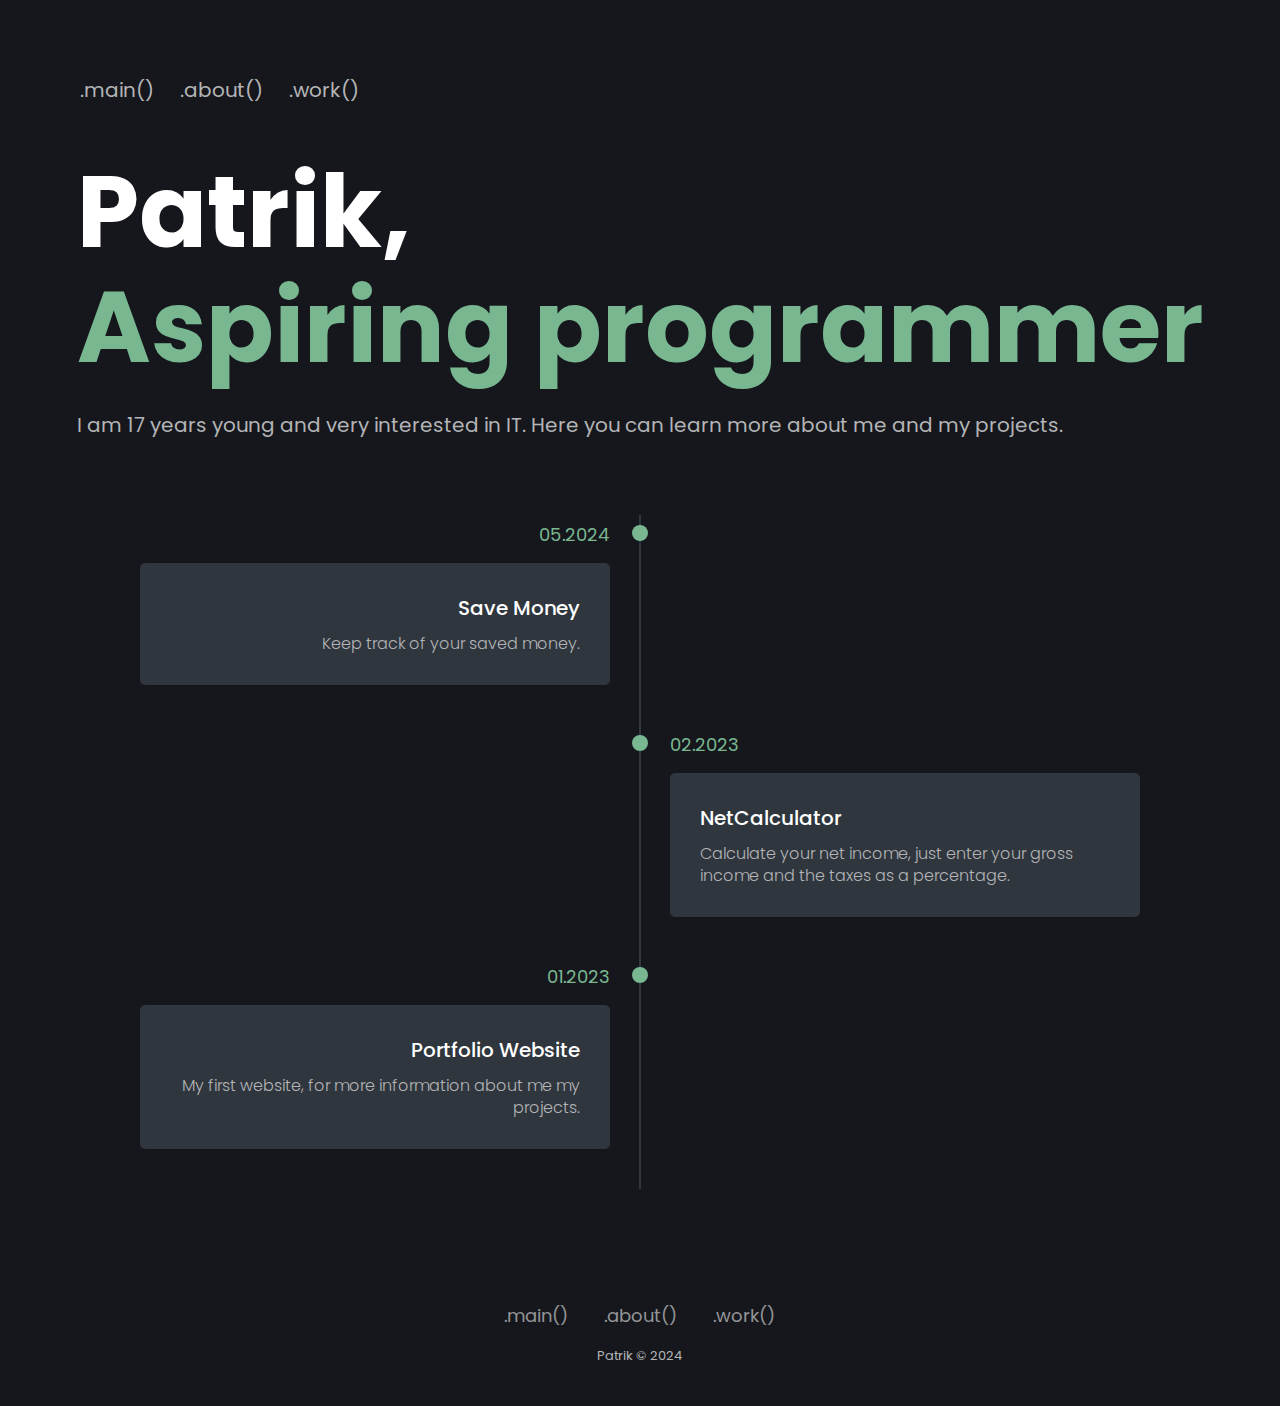
<file: portfolio/index.html>
<!DOCTYPE html>
<html lang="en">
<head>
    <meta charset="UTF-8">
    <meta http-equiv="X-UA-Compatible" content="IE=edge">
    <meta name="viewport" content="width=device-width, initial-scale=1.0">

    <title>Patrik | Portfolio</title>

    <link rel="stylesheet" href="css/general_settings.css">
    <link rel="stylesheet" href="css/header.css">
    <link rel="stylesheet" href="css/timeline_section.css">
    <link rel="stylesheet" href="css/footer.css">

    <link rel="stylesheet" href="https://fonts.googleapis.com/css2?family=Material+Symbols+Rounded:opsz,wght,FILL,GRAD@20..48,100..700,0..1,-50..200" />
    <link rel="stylesheet" href="https://cdnjs.cloudflare.com/ajax/libs/font-awesome/6.2.1/css/all.min.css" integrity="sha512-MV7K8+y+gLIBoVD59lQIYicR65iaqukzvf/nwasF0nqhPay5w/9lJmVM2hMDcnK1OnMGCdVK+iQrJ7lzPJQd1w==" crossorigin="anonymous" referrerpolicy="no-referrer" />
</head>
<body>
    <header>
        <div class="header_text">
            <nav>
                <input type="checkbox" id="toggle_button">
                <label for="toggle_button">
                    <span class="material-symbols-rounded">menu</span>
                </label>
                <ul>
                    <li><a href="index.html">.main()</a></li>
                    <li><a href="index.html">.about()</a></li>
                    <li><a href="index.html">.work()</a></li>
                </ul>
            </nav>
            <h1>Patrik, <br> <span style="color: var(--main-brand-color)">Aspiring programmer</span></h1>
            <p class="subheading">I am 17 years young and very interested in IT. Here you can learn more about me and my projects.</p>
        </div>
    </header>

    <section class="about">
        
    </section>

    <section class="timeline-section">
        <div class="timeline-items">

            <div class="timeline-item">
                <div class="timeline-dot"></div>
                <div class="timeline-date">05.2024</div>
                <div class="timeline-content">
                    <h3>Save money</h3>
                <p>Keep track of your saved money.</p>
                </div>
            </div>

            <div class="timeline-item">
                <div class="timeline-dot"></div>
                <div class="timeline-date">02.2023</div>
                <div class="timeline-content">
                    <h3>NetCalculator</h3>
                    <p>Calculate your net income, just enter your gross income and the taxes as a percentage.</p>
                </div>
            </div>

            <div class="timeline-item">
                <div class="timeline-dot"></div>
                <div class="timeline-date">01.2023</div>
                <div class="timeline-content">
                    <h3>Portfolio website</h3>
                <p>My first website, for more information about me my projects.</p>
                </div>
            </div>

        </div>
    </section>

    <footer class="footer">
        <div class="social">
            <a href="https://github.com/ptrik54"><i class="fab fa-github"></i></a>
            <a href="#"><i class="fab fa-twitter"></i></a>
            <a href="#"><i class="fab fa-youtube"></i></a>
        </div>
        
        <ul class="list">
            <li><a href="index.html">.main()</a></li>

            <li><a href="index.html">.about()</a></li>

            <li><a href="index.html">.work()</a></li>
        </ul>
        <p class="copyright">
            Patrik © 2024
        </p>
    </footer>
</body>
</html>
</file>
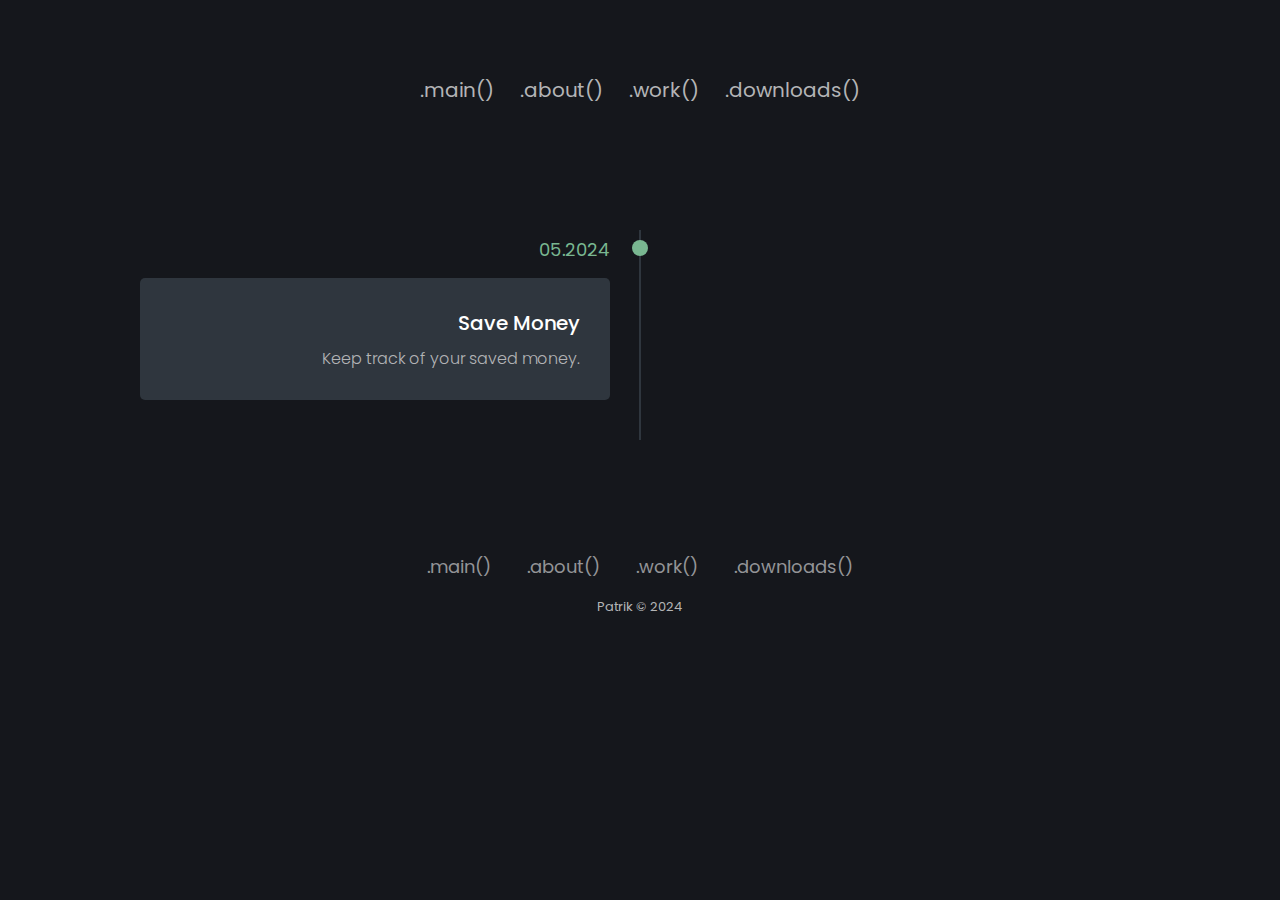
<file: portfolio/downloads.html>
<!DOCTYPE html>
<html lang="en">
<head>
    <meta charset="UTF-8">
    <meta http-equiv="X-UA-Compatible" content="IE=edge">
    <meta name="viewport" content="width=device-width, initial-scale=1.0">

    <title>Patrik | Portfolio</title>

    <link rel="stylesheet" href="css/general_settings.css">
    <link rel="stylesheet" href="css/header.css">
    <link rel="stylesheet" href="css/timeline_section.css">
    <link rel="stylesheet" href="css/footer.css">

    <link rel="stylesheet" href="https://fonts.googleapis.com/css2?family=Material+Symbols+Rounded:opsz,wght,FILL,GRAD@20..48,100..700,0..1,-50..200" />
    <link rel="stylesheet" href="https://cdnjs.cloudflare.com/ajax/libs/font-awesome/6.2.1/css/all.min.css" integrity="sha512-MV7K8+y+gLIBoVD59lQIYicR65iaqukzvf/nwasF0nqhPay5w/9lJmVM2hMDcnK1OnMGCdVK+iQrJ7lzPJQd1w==" crossorigin="anonymous" referrerpolicy="no-referrer" />
</head>
<body>
    <header>
        <div class="header_text">
            <nav>
                <input type="checkbox" id="toggle_button">
                <label for="toggle_button">
                    <span class="material-symbols-rounded">menu</span>
                </label>
                <ul>
                    <li><a href="index.html">.main()</a></li>
                    <li><a href="index.html">.about()</a></li>
                    <li><a href="index.html">.work()</a></li>
                    <li><a href="downloads.html">.downloads()</a></li>
                </ul>
            </nav>
        </div>
    </header>

    <section class="about">
        
    </section>

    <section class="timeline-section">
        <div class="timeline-items">

            <div class="timeline-item">
                <div class="timeline-dot"></div>
                <div class="timeline-date">05.2024</div>
                <div class="timeline-content">
                    <h3>Save money</h3>
                <p>Keep track of your saved money.</p>
                </div>
            </div>

        </div>
    </section>

    <footer class="footer">
        <div class="social">
            <a href="https://github.com/ptrik54"><i class="fab fa-github"></i></a>
            <a href="#"><i class="fab fa-twitter"></i></a>
            <a href="#"><i class="fab fa-youtube"></i></a>
        </div>
        
        <ul class="list">
            <li><a href="index.html">.main()</a></li>

            <li><a href="index.html">.about()</a></li>

            <li><a href="index.html">.work()</a></li>

            <li><a href="downloads.html">.downloads()</a></li>
        </ul>
        <p class="copyright">
            Patrik © 2024
        </p>
    </footer>
</body>
</html>
</file>
<file: portfolio/css/general_settings.css>
@import url('https://fonts.googleapis.com/css2?family=Montserrat:wght@500&family=Poppins:ital,wght@0,100;0,200;0,300;0,400;0,500;0,600;0,700;0,800;0,900;1,100;1,200;1,300;1,400;1,500;1,600;1,700;1,800;1,900&display=swap');
:root {
    --main-brand-color: #79B791;
    --primary-color: #15171C;
    --secondary-color: #232933;
    --light-secondary-color: #2E3744;
    --text-color: white;
    --secondary-text-color: #B3B4B6;
}

* {
    margin: 0;
    padding: 0;
}

body {
    min-height: 100vh;
    background-color: var(--primary-color);
    font-family: 'Poppins', sans-serif;
    font-size: 20px;
    color: var(--text-color);
}

h1 {
    font-size: 100px;
    line-height: 115%;
}

.subheading {
    margin-top: 25px;
    color: var(--secondary-text-color);
}

@media(max-width: 800px) {
    h1 {
        font-size: 12vw;
        text-align: center;
    }
    
    .subheading {
        text-align: center;
    }
}
</file>
<file: portfolio/css/header.css>
header {
    padding: 75px 25px;
    display: flex;
    justify-content: center;
    align-items: center;
    gap: 50px;
    flex-wrap: wrap;
}

.header_text {
    width: 850;
}


nav {
    margin-bottom: 50px;
}

nav ul {
    list-style: none;
    display: flex;
    gap: 20px;
}

nav a {
    color: var(--secondary-text-color);
    text-decoration: none;
    position: relative;
    padding: 3px;
}

nav a:hover {
    color: var(--text-color);
}

nav a::after {
    content: '';
    height: 2px;
    width: 0;
    background: var(--main-brand-color);
    position: absolute;
    bottom: 0;
    left: 0;
    transition: 150ms ease-in-out;
}

nav a:hover::after {
    width: 100%;
}

#toggle_button {
    display: none;
}

label[for="toggle_button"] {
    display: none;
}

label[for="toggle_button"] span {
    font-size: 40px;
}

@media (max-width: 800px) {
    nav {
        position: absolute;
        top: 0;
        left: 0;
        background: var(--secondary-color);
        padding: 15px;
        border-radius: 0 0 25px 0;
    }

    nav ul {
        display: none;
        flex-direction: column;
    }

    #toggle_button:checked ~ ul {
        display: flex;
    }

    label[for="toggle_button"] {
        display: block;
    }
}
</file>
<file: portfolio/css/timeline_section.css>
* {
    margin: 0;
    padding: 0;
    box-sizing: border-box;
}

.timeline-items {
    max-width: 1000px;
    margin: auto;
    display: flex;
    flex-wrap: wrap;
    position: relative;
}

.timeline-items::before {
    content: '';
    position: absolute;
    width: 2px;
    height: 100%;
    background-color: #2f363e;
    left: calc(50% - 1px);
}

.timeline-item {
    margin-bottom: 40px;
    width: 100%;
    position: relative;
}

.timeline-item::last-child {
    margin-bottom: 0;
}

.timeline-item:nth-child(odd) {
    padding-right: calc(50% + 30px);
    text-align: right;
}

.timeline-item:nth-child(even) {
    padding-left: calc(50% + 30px);
}

.timeline-dot {
    height: 16px;
    width: 16px;
    background-color: var(--main-brand-color);
    position: absolute;
    left: calc(50% - 8px);
    border-radius: 50%;
    top: 10px;
}

.timeline-date {
    font-size: 18px;
    color: var(--main-brand-color);
    margin: 6px 0 15px;
}

.timeline-content {
    background-color: #2f363e;
    padding: 30px;
    border-radius: 5px;
}

.timeline-content h3 {
    font-size: 20px;
    margin: 0 0 10px;
    text-transform: capitalize;
    font-weight: 500;
}

.timeline-content p {
    color: var(--secondary-text-color);
    font-size: 16px;
    font-weight: 300;
    line-height: 22px;
}

/* responsive */
@media(max-width: 800px) {
    .timeline-items::before {
        left: 7px;
    }

    .timeline-item:nth-child(odd) {
        padding-right: 0;
        text-align: left;
    }

    .timeline-item:nth-child(odd),
    .timeline-item:nth-child(even) {
        padding-left: 37px;
    }

    .timeline-dot {
        left: 0;
    }
}
</file>
<file: portfolio/css/footer.css>
* {
    margin: 0;
    padding: 0;
    box-sizing: border-box;
}

body {
    font-weight: 400;
}

.footer {
    padding: 40px 0;
}

.footer .social {
    text-align: center;
    padding-bottom: 25px;
    color: var(--main-brand-color);
}

.footer .social a {
    font-size: 24px;
    color: var(--main-brand-color);
    width: 40px;
    height: 40px;
    line-height: 38px;
    display: inline-block;
    text-align: center;
    border-radius: 50%;
    margin: 0 8px;
    opacity: 0.75;
}

.footer .social a:hover {
    opacity: 1;
}

.footer ul {
    margin-top: 0;
    padding: 0;
    list-style: none;
    font-size: 18px;
    line-height: 1.6;
    margin-bottom: 0;
    text-align: center;
}

.footer ul li a {
    color: var(--secondary-text-color);
    text-decoration: none;
    opacity: 0.8;
}

.footer ul li {
    display: inline-block;
    padding: 0 15px;
}

.footer ul li a:hover {
    opacity: 1;
}

.footer .copyright {
    margin-top: 15px;
    text-align: center;
    font-size: 13px;
    color: var(--secondary-text-color);
}
</file>
